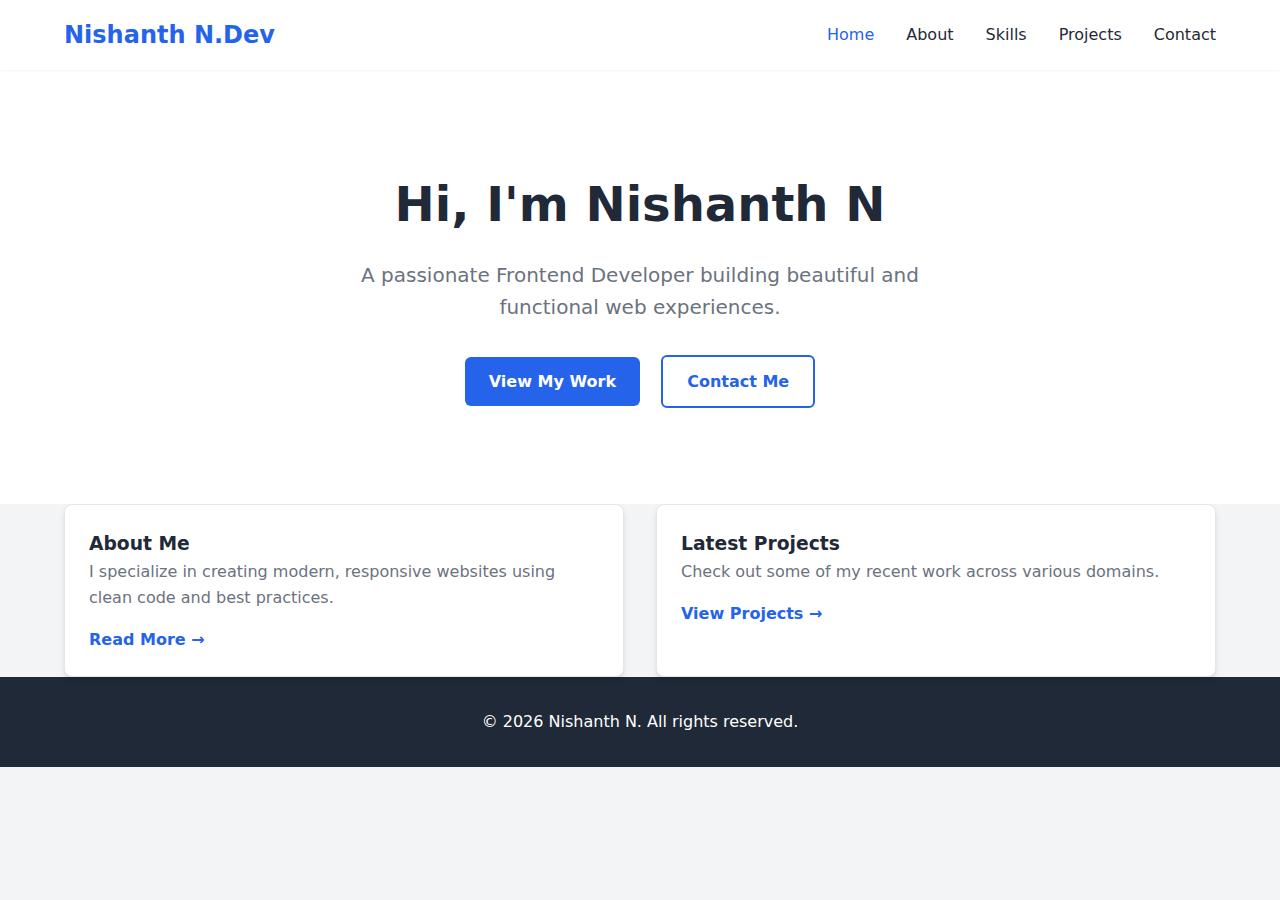
<file: index.html>
<!DOCTYPE html>
<html lang="en">
<head>
    <meta charset="UTF-8">
    <meta name="viewport" content="width=device-width, initial-scale=1.0">
    <title>Nishanth N | Portfolio</title>
    <meta name="description" content="Aspiring software developer with a solid foundation in Java and Python, and hands-on experience with HTML, JavaScript, and React.js.">
    <link rel="stylesheet" href="css/style.css">
    <link rel="manifest" href="manifest.json">
    <meta name="theme-color" content="#2563eb">
</head>
<body>

    <header>
        <div class="container">
            <nav>
                <a href="index.html" class="logo">Nishanth N.Dev</a>
                <ul class="nav-links">
                    <li><a href="index.html" class="active">Home</a></li>
                    <li><a href="about.html">About</a></li>
                    <li><a href="skills.html">Skills</a></li>
                    <li><a href="projects.html">Projects</a></li>
                    <li><a href="contact.html">Contact</a></li>
                </ul>
            </nav>
        </div>
    </header>

        <section class="hero">
            <div class="container">
                <h1>Hi, I'm Nishanth N</h1>
                <p>A passionate Frontend Developer building beautiful and functional web experiences.</p>
                <div class="cta-buttons">
                    <a href="projects.html" class="btn btn-primary">View My Work</a>
                    <a href="contact.html" class="btn btn-secondary">Contact Me</a>
                </div>
            </div>
        </section>

        <!-- Featured Section (Optional Preview) -->
        <section class="container">
             <div class="grid-2">
                 <div class="card">
                     <h3>About Me</h3>
                     <p style="margin-bottom: 1rem; color: var(--text-light);">I specialize in creating modern, responsive websites using clean code and best practices.</p>
                     <a href="about.html" style="color: var(--primary-color); font-weight: 600;">Read More &rarr;</a>
                 </div>
                 <div class="card">
                     <h3>Latest Projects</h3>
                     <p style="margin-bottom: 1rem; color: var(--text-light);">Check out some of my recent work across various domains.</p>
                     <a href="projects.html" style="color: var(--primary-color); font-weight: 600;">View Projects &rarr;</a>
                 </div>
             </div>
        </section>
    </main>

    <footer>
        <div class="container">
            <p>&copy; 2026 Nishanth N. All rights reserved.</p>
        </div>
    </footer>

</body>
</html>
</file>
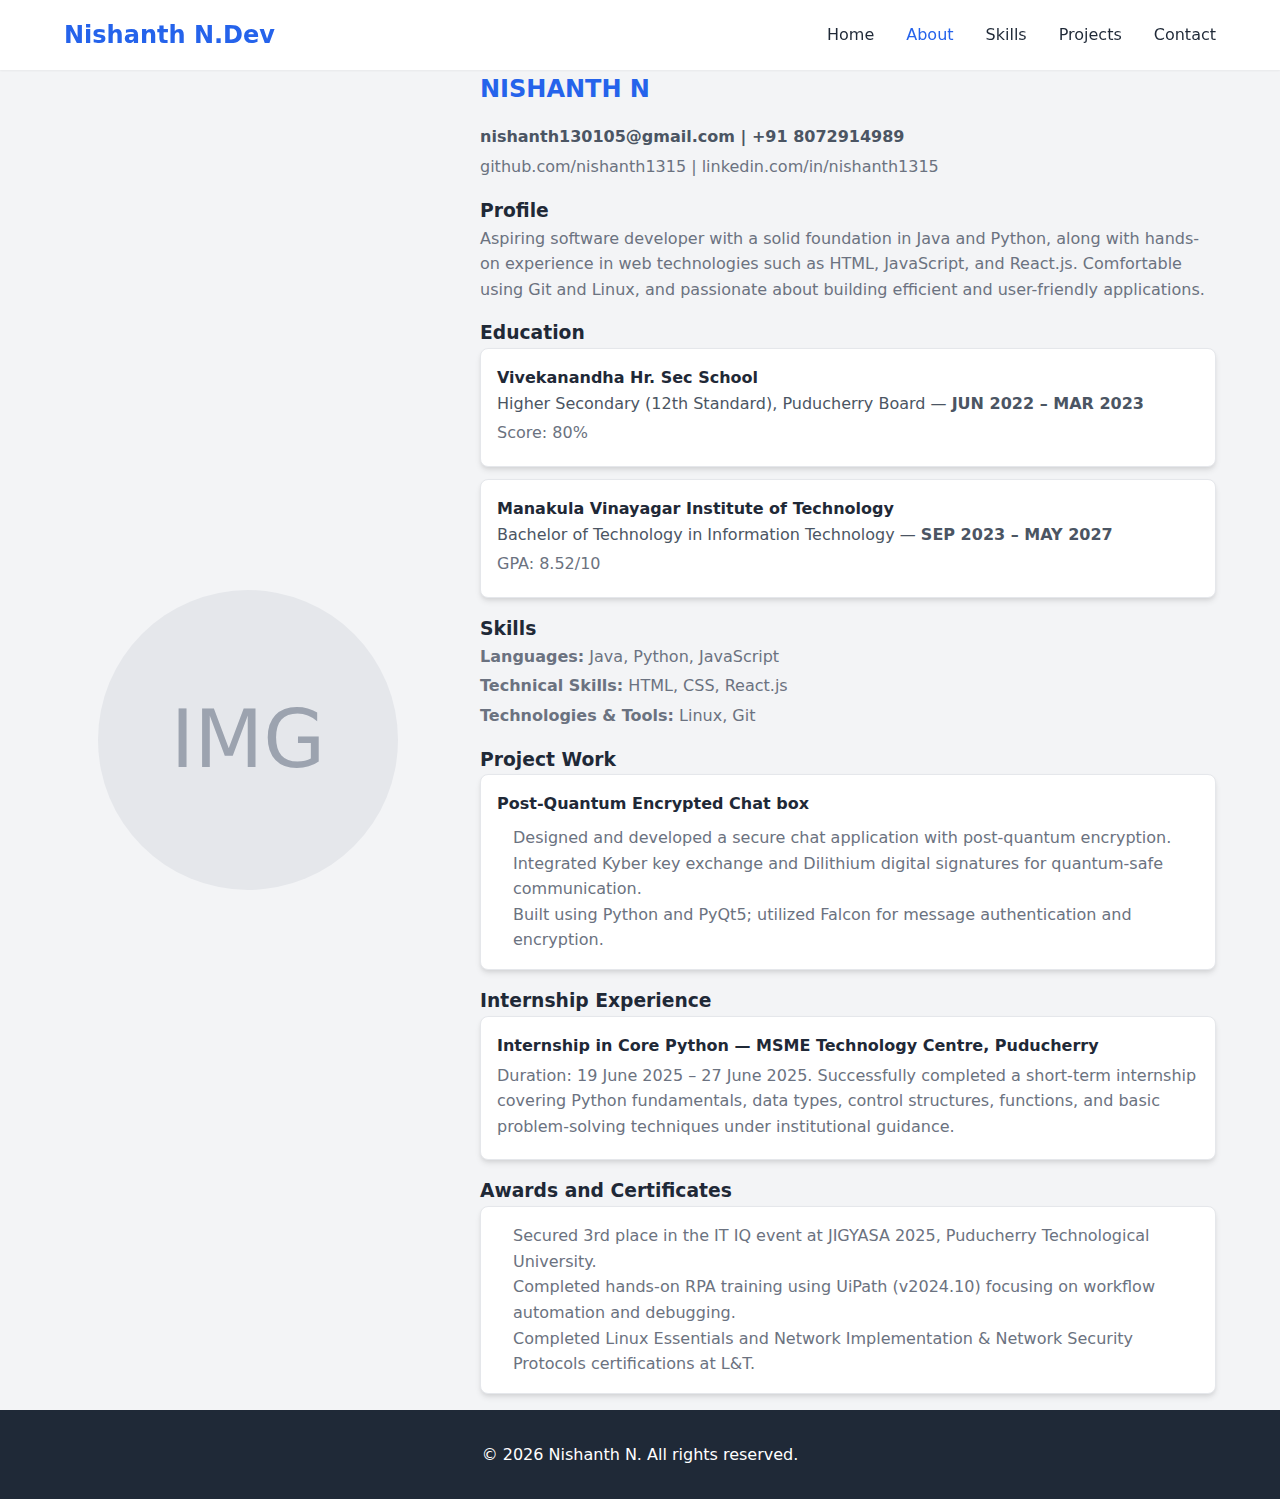
<file: about.html>
<!DOCTYPE html>
<html lang="en">

<head>
    <meta charset="UTF-8">
    <meta name="viewport" content="width=device-width, initial-scale=1.0">
    <title>About Me | Nishanth N</title>
    <link rel="stylesheet" href="css/style.css">
    <link rel="manifest" href="manifest.json">
    <meta name="theme-color" content="#2563eb">
</head>

<body>

    <header>
        <div class="container">
            <nav>
                <a href="index.html" class="logo">Nishanth N.Dev</a>
                <ul class="nav-links">
                    <li><a href="index.html">Home</a></li>
                    <li><a href="about.html" class="active">About</a></li>
                    <li><a href="skills.html">Skills</a></li>
                    <li><a href="projects.html">Projects</a></li>
                    <li><a href="contact.html">Contact</a></li>
                </ul>
            </nav>
        </div>
    </header>

    <main>
        <section class="container about-content">
            <div style="flex: 1; text-align: center;">
                <div
                    style="width: 300px; height: 300px; background-color: #e5e7eb; border-radius: 50%; margin: 0 auto; display: flex; align-items: center; justify-content: center; color: #9ca3af; font-size: 5rem;">
                    <span>IMG</span>
                </div>
            </div>

            <div class="about-text" style="flex: 2;">
                <h2>NISHANTH N</h2>
                <p style="margin: 0.25rem 0; font-weight: 600; color: var(--secondary-color);">nishanth130105@gmail.com | +91 8072914989</p>
                <p style="margin-bottom: 1rem; color: var(--text-light);">github.com/nishanth1315 | linkedin.com/in/nishanth1315</p>

                <h3>Profile</h3>
                <p style="margin-bottom: 1rem; color: var(--text-light);">Aspiring software developer with a solid foundation in Java and Python, along with hands-on experience in web technologies such as HTML, JavaScript, and React.js. Comfortable using Git and Linux, and passionate about building efficient and user-friendly applications.</p>

                <h3>Education</h3>
                <div class="card" style="margin-bottom: 0.75rem; padding: 1rem;">
                    <h4>Vivekanandha Hr. Sec School</h4>
                    <p style="color: var(--secondary-color);">Higher Secondary (12th Standard), Puducherry Board — <strong>JUN 2022 – MAR 2023</strong></p>
                    <p style="color: var(--text-light); margin: 0.25rem 0;">Score: 80%</p>
                </div>
                <div class="card" style="margin-bottom: 1rem; padding: 1rem;">
                    <h4>Manakula Vinayagar Institute of Technology</h4>
                    <p style="color: var(--secondary-color);">Bachelor of Technology in Information Technology — <strong>SEP 2023 – MAY 2027</strong></p>
                    <p style="color: var(--text-light); margin: 0.25rem 0;">GPA: 8.52/10</p>
                </div>

                <h3>Skills</h3>
                <p style="color: var(--text-light); margin-bottom: 0.25rem;"><strong>Languages:</strong> Java, Python, JavaScript</p>
                <p style="color: var(--text-light); margin-bottom: 0.25rem;"><strong>Technical Skills:</strong> HTML, CSS, React.js</p>
                <p style="color: var(--text-light); margin-bottom: 1rem;"><strong>Technologies & Tools:</strong> Linux, Git</p>

                <h3>Project Work</h3>
                <div class="card" style="padding: 1rem; margin-bottom: 1rem;">
                    <h4>Post-Quantum Encrypted Chat box</h4>
                    <ul style="color: var(--text-light); margin: 0.5rem 0 0 1rem;">
                        <li>Designed and developed a secure chat application with post-quantum encryption.</li>
                        <li>Integrated Kyber key exchange and Dilithium digital signatures for quantum-safe communication.</li>
                        <li>Built using Python and PyQt5; utilized Falcon for message authentication and encryption.</li>
                    </ul>
                </div>

                <h3>Internship Experience</h3>
                <div class="card" style="padding: 1rem; margin-bottom: 1rem;">
                    <h4>Internship in Core Python — MSME Technology Centre, Puducherry</h4>
                    <p style="color: var(--text-light); margin: 0.25rem 0;">Duration: 19 June 2025 – 27 June 2025. Successfully completed a short-term internship covering Python fundamentals, data types, control structures, functions, and basic problem-solving techniques under institutional guidance.</p>
                </div>

                <h3>Awards and Certificates</h3>
                <div class="card" style="padding: 1rem; margin-bottom: 1rem;">
                    <ul style="color: var(--text-light); margin: 0; padding-left: 1rem;">
                        <li>Secured 3rd place in the IT IQ event at JIGYASA 2025, Puducherry Technological University.</li>
                        <li>Completed hands-on RPA training using UiPath (v2024.10) focusing on workflow automation and debugging.</li>
                        <li>Completed Linux Essentials and Network Implementation & Network Security Protocols certifications at L&T.</li>
                    </ul>
                </div>
            </div>
        </section>
    </main>

    <footer>
        <div class="container">
            <p>&copy; 2026 Nishanth N. All rights reserved.</p>
        </div>
    </footer>

</body>

</html>
</file>
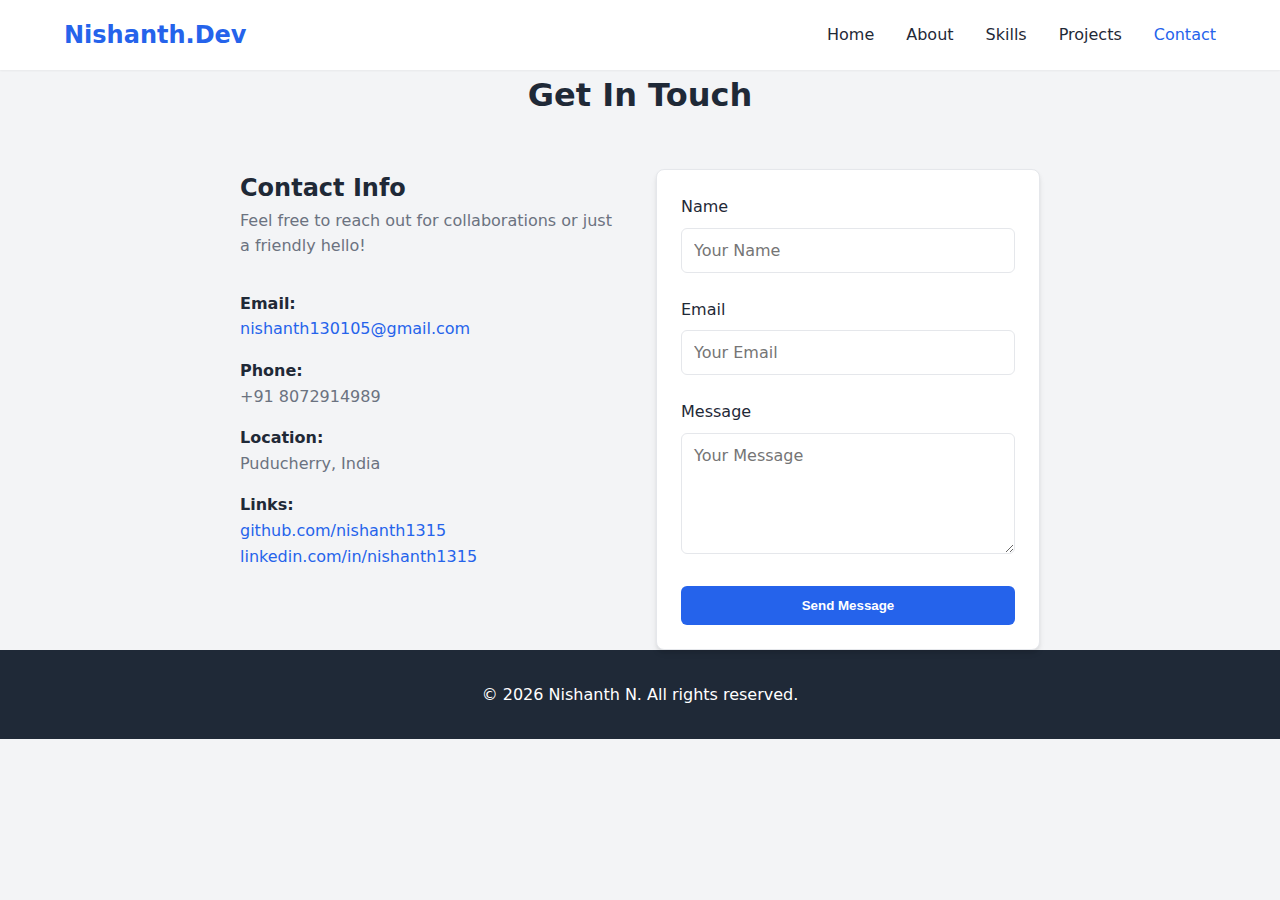
<file: contact.html>
<!DOCTYPE html>
<html lang="en">

<head>
    <meta charset="UTF-8">
    <meta name="viewport" content="width=device-width, initial-scale=1.0">
    <title>Contact | Nishanth N</title>
    <link rel="stylesheet" href="css/style.css">
    <link rel="manifest" href="manifest.json">
    <meta name="theme-color" content="#2563eb">
</head>

<body>

    <header>
        <div class="container">
            <nav>
                <a href="index.html" class="logo">Nishanth.Dev</a>
                <ul class="nav-links">
                    <li><a href="index.html">Home</a></li>
                    <li><a href="about.html">About</a></li>
                    <li><a href="skills.html">Skills</a></li>
                    <li><a href="projects.html">Projects</a></li>
                    <li><a href="contact.html" class="active">Contact</a></li>
                </ul>
            </nav>
        </div>
    </header>

    <main>
        <section class="container">
            <h1 style="text-align: center; margin-bottom: 3rem;">Get In Touch</h1>

            <div class="grid-2 contact-container">
                <div>
                    <h2>Contact Info</h2>
                    <p style="color: var(--text-light); margin-bottom: 2rem;">Feel free to reach out for collaborations
                        or just a friendly hello!</p>

                    <div style="margin-bottom: 1rem;">
                        <strong>Email:</strong><br>
                        <span style="color: var(--primary-color);">nishanth130105@gmail.com</span>
                    </div>

                    <div style="margin-bottom: 1rem;">
                        <strong>Phone:</strong><br>
                        <span style="color: var(--text-light);">+91 8072914989</span>
                    </div>

                    <div style="margin-bottom: 1rem;">
                        <strong>Location:</strong><br>
                        <span style="color: var(--text-light);">Puducherry, India</span>
                    </div>

                    <div style="margin-bottom: 1rem;">
                        <strong>Links:</strong><br>
                        <a href="https://github.com/nishanth1315" style="color: var(--primary-color);">github.com/nishanth1315</a><br>
                        <a href="https://linkedin.com/in/nishanth1315" style="color: var(--primary-color);">linkedin.com/in/nishanth1315</a>
                    </div>
                </div>

                <div class="card">
                    <form action="#" method="POST">
                        <div class="form-group">
                            <label for="name">Name</label>
                            <input type="text" id="name" class="form-control" placeholder="Your Name" required>
                        </div>
                        <div class="form-group">
                            <label for="email">Email</label>
                            <input type="email" id="email" class="form-control" placeholder="Your Email" required>
                        </div>
                        <div class="form-group">
                            <label for="message">Message</label>
                            <textarea id="message" class="form-control" rows="5" placeholder="Your Message" required
                                style="resize: vertical;"></textarea>
                        </div>
                        <button type="submit" class="btn btn-primary" style="width: 100%;">Send Message</button>
                    </form>
                </div>
            </div>
        </section>
    </main>

    <footer>
        <div class="container">
            <p>&copy; 2026 Nishanth N. All rights reserved.</p>
        </div>
    </footer>

</body>

</html>
</file>
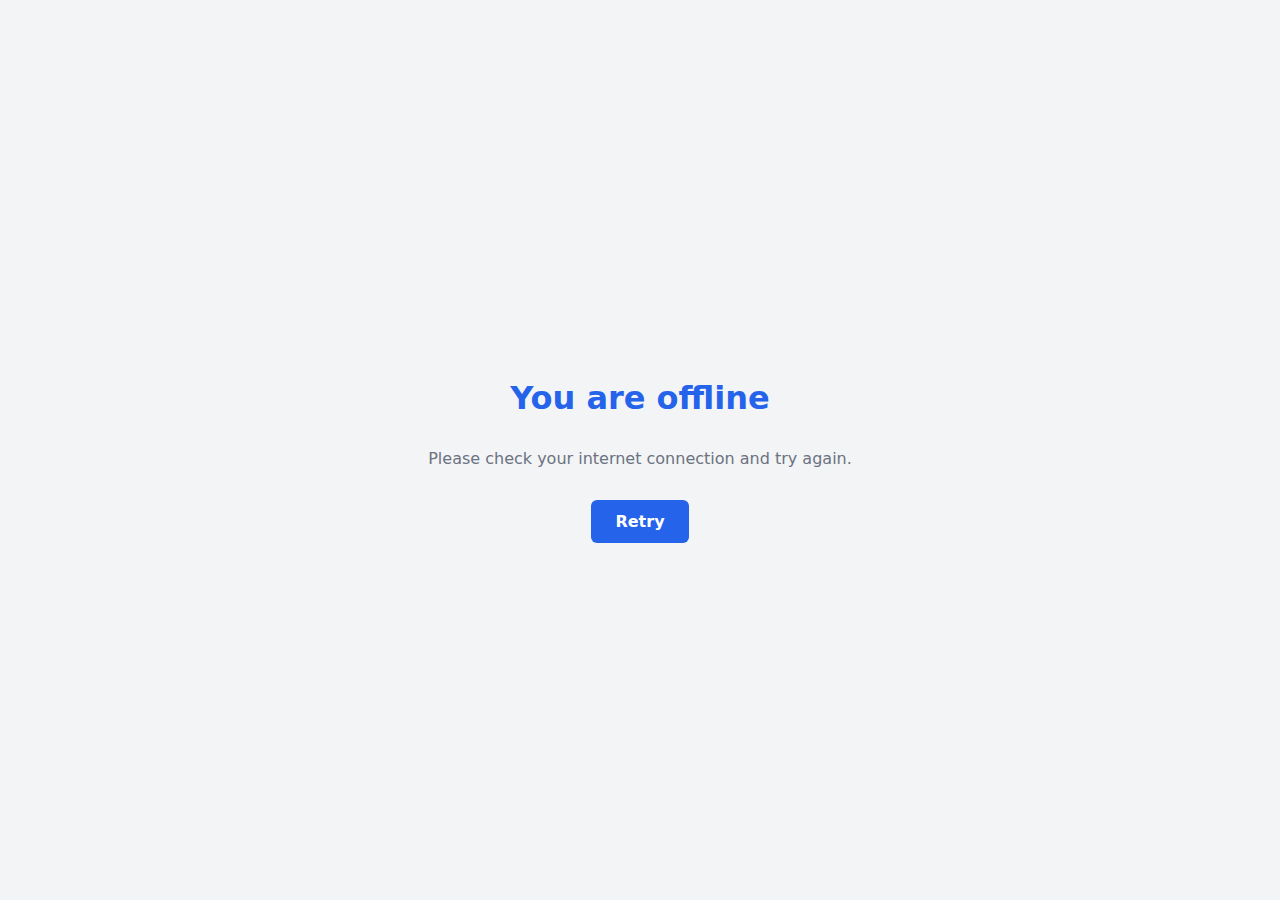
<file: offline.html>
<!DOCTYPE html>
<html lang="en">

<head>
    <meta charset="UTF-8">
    <meta name="viewport" content="width=device-width, initial-scale=1.0">
    <title>Offline | Nishanth N</title>
    <style>
        body {
            font-family: system-ui, sans-serif;
            display: flex;
            flex-direction: column;
            align-items: center;
            justify-content: center;
            height: 100vh;
            margin: 0;
            background-color: #f3f4f6;
            color: #1f2937;
            text-align: center;
        }

        h1 {
            margin-bottom: 1rem;
            color: #2563eb;
        }

        p {
            margin-bottom: 2rem;
            color: #6b7280;
        }

        a {
            background-color: #2563eb;
            color: white;
            padding: 0.75rem 1.5rem;
            text-decoration: none;
            border-radius: 0.375rem;
            font-weight: 600;
        }
    </style>
</head>

<body>
    <h1>You are offline</h1>
    <p>Please check your internet connection and try again.</p>
    <a href="index.html">Retry</a>
</body>

</html>
</file>
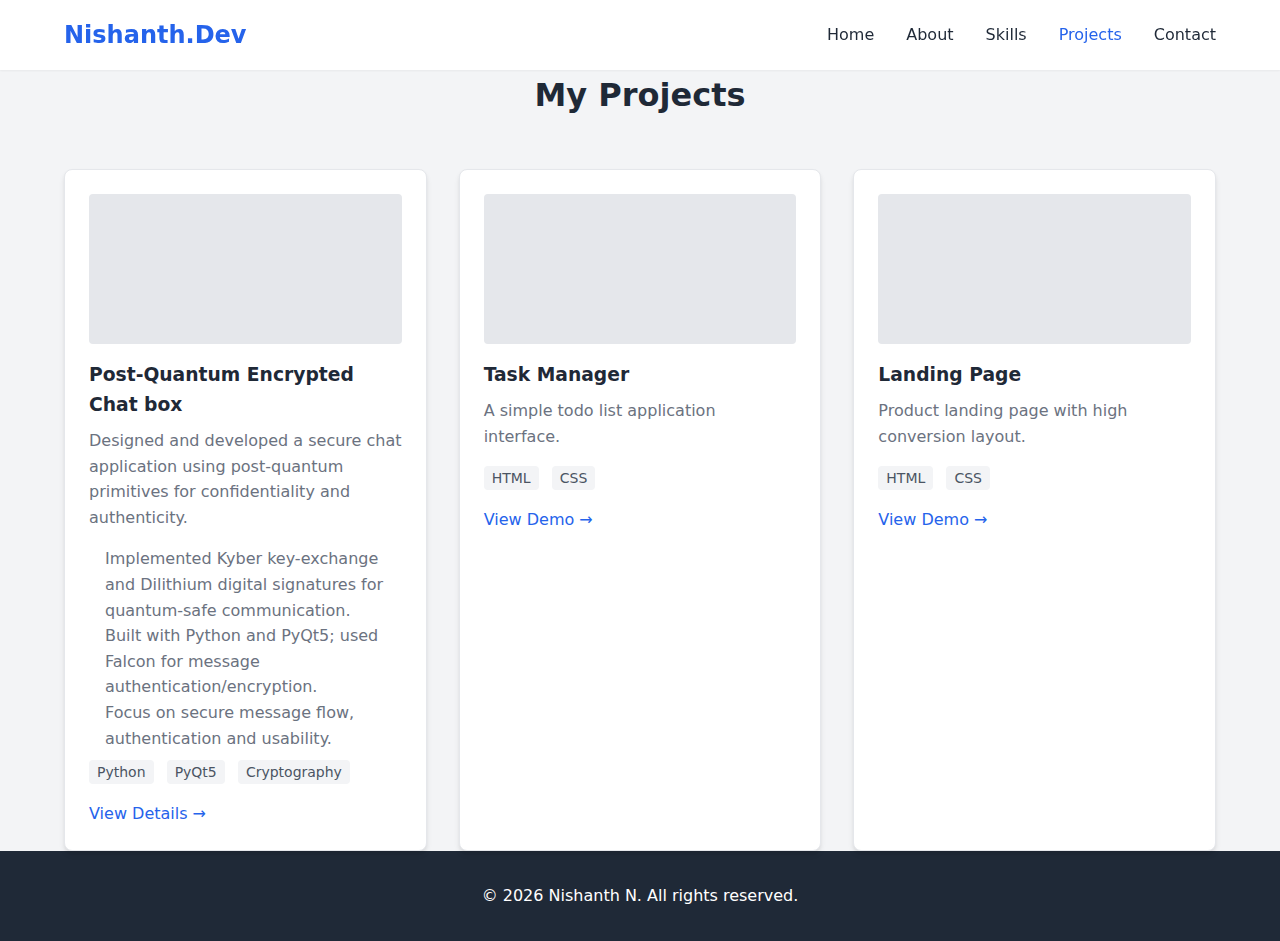
<file: projects.html>
<!DOCTYPE html>
<html lang="en">

<head>
    <meta charset="UTF-8">
    <meta name="viewport" content="width=device-width, initial-scale=1.0">
    <title>Projects | Nishanth N</title>
    <link rel="stylesheet" href="css/style.css">
    <link rel="manifest" href="manifest.json">
    <meta name="theme-color" content="#2563eb">
</head>

<body>

    <header>
        <div class="container">
            <nav>
                <a href="index.html" class="logo">Nishanth.Dev</a>
                <ul class="nav-links">
                    <li><a href="index.html">Home</a></li>
                    <li><a href="about.html">About</a></li>
                    <li><a href="skills.html">Skills</a></li>
                    <li><a href="projects.html" class="active">Projects</a></li>
                    <li><a href="contact.html">Contact</a></li>
                </ul>
            </nav>
        </div>
    </header>

    <main>
        <section class="container">
            <h1 style="text-align: center; margin-bottom: 3rem;">My Projects</h1>

            <div class="grid-3">
                <!-- Project 1: Post-Quantum Chat -->
                <div class="card project-card">
                    <div style="height: 150px; background-color: #e5e7eb; border-radius: 4px; margin-bottom: 1rem;">
                    </div>
                    <h3>Post-Quantum Encrypted Chat box</h3>
                    <p class="project-desc">Designed and developed a secure chat application using post-quantum primitives for confidentiality and authenticity.</p>
                    <ul style="color: var(--text-light); margin: 0.5rem 0; padding-left: 1rem;">
                        <li>Implemented Kyber key-exchange and Dilithium digital signatures for quantum-safe communication.</li>
                        <li>Built with Python and PyQt5; used Falcon for message authentication/encryption.</li>
                        <li>Focus on secure message flow, authentication and usability.</li>
                    </ul>
                    <div class="project-tags">
                        <span>Python</span>
                        <span>PyQt5</span>
                        <span>Cryptography</span>
                    </div>
                    <div style="margin-top: 1rem;">
                        <a href="#" style="color: var(--primary-color); font-weight: 500;">View Details &rarr;</a>
                    </div>
                </div>

                <!-- Project 2 -->
                <div class="card project-card">
                    <div style="height: 150px; background-color: #e5e7eb; border-radius: 4px; margin-bottom: 1rem;">
                    </div>
                    <h3>Task Manager</h3>
                    <p class="project-desc">A simple todo list application interface.</p>
                    <div class="project-tags">
                        <span>HTML</span>
                        <span>CSS</span>
                    </div>
                    <div style="margin-top: 1rem;">
                        <a href="#" style="color: var(--primary-color); font-weight: 500;">View Demo &rarr;</a>
                    </div>
                </div>

                <!-- Project 3 -->
                <div class="card project-card">
                    <div style="height: 150px; background-color: #e5e7eb; border-radius: 4px; margin-bottom: 1rem;">
                    </div>
                    <h3>Landing Page</h3>
                    <p class="project-desc">Product landing page with high conversion layout.</p>
                    <div class="project-tags">
                        <span>HTML</span>
                        <span>CSS</span>
                    </div>
                    <div style="margin-top: 1rem;">
                        <a href="#" style="color: var(--primary-color); font-weight: 500;">View Demo &rarr;</a>
                    </div>
                </div>
            </div>
        </section>
    </main>

    <footer>
        <div class="container">
            <p>&copy; 2026 Nishanth N. All rights reserved.</p>
        </div>
    </footer>

</body>

</html>
</file>
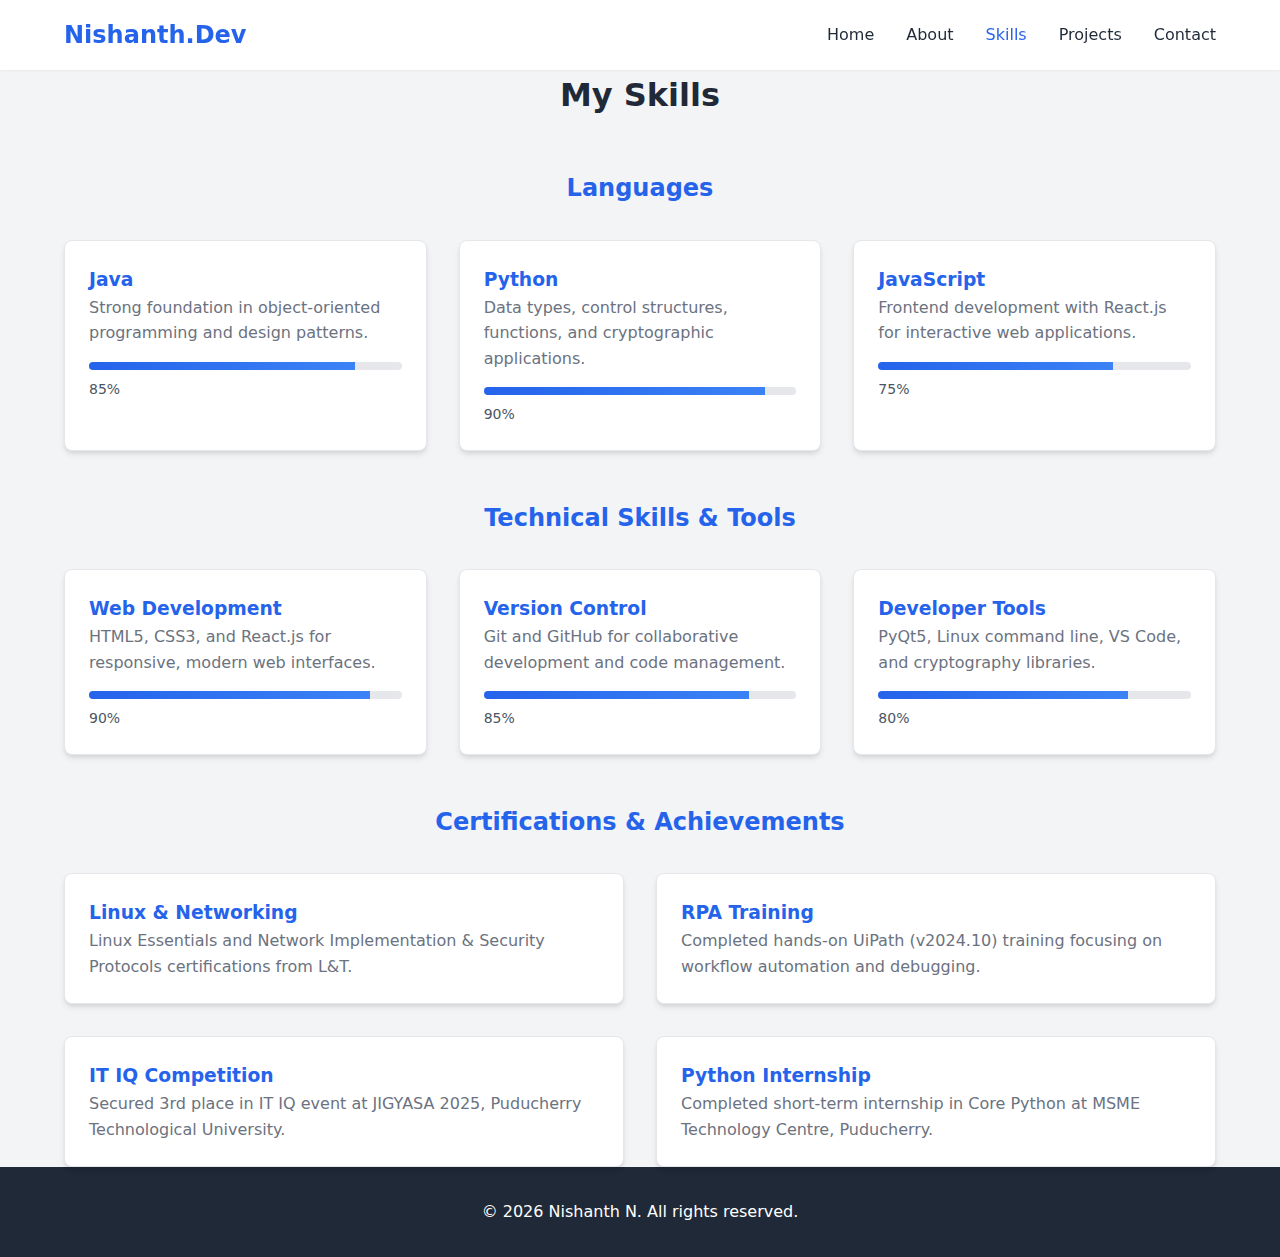
<file: skills.html>
<!DOCTYPE html>
<html lang="en">

<head>
    <meta charset="UTF-8">
    <meta name="viewport" content="width=device-width, initial-scale=1.0">
    <title>Skills | Nishanth N</title>
    <link rel="stylesheet" href="css/style.css">
    <link rel="manifest" href="manifest.json">
    <meta name="theme-color" content="#2563eb">
</head>

<body>

    <header>
        <div class="container">
            <nav>
                <a href="index.html" class="logo">Nishanth.Dev</a>
                <ul class="nav-links">
                    <li><a href="index.html">Home</a></li>
                    <li><a href="about.html">About</a></li>
                    <li><a href="skills.html" class="active">Skills</a></li>
                    <li><a href="projects.html">Projects</a></li>
                    <li><a href="contact.html">Contact</a></li>
                </ul>
            </nav>
        </div>
    </header>

    <main>
        <section class="container">
            <h1 style="text-align: center; margin-bottom: 3rem;">My Skills</h1>

            <!-- Languages Section -->
            <div style="margin-bottom: 3rem;">
                <h2 style="text-align: center; color: var(--primary-color); margin-bottom: 2rem;">Languages</h2>
                <div class="grid-3">
                    <div class="card">
                        <h3 style="color: var(--primary-color);">Java</h3>
                        <p style="color: var(--text-light); margin-bottom: 1rem;">Strong foundation in object-oriented programming and design patterns.</p>
                        <div style="height: 8px; background: #e5e7eb; border-radius: 4px; overflow: hidden;">
                            <div style="height: 100%; width: 85%; background: linear-gradient(90deg, #2563eb, #3b82f6);"></div>
                        </div>
                        <p style="font-size: 0.875rem; color: var(--secondary-color); margin-top: 0.5rem;">85%</p>
                    </div>

                    <div class="card">
                        <h3 style="color: var(--primary-color);">Python</h3>
                        <p style="color: var(--text-light); margin-bottom: 1rem;">Data types, control structures, functions, and cryptographic applications.</p>
                        <div style="height: 8px; background: #e5e7eb; border-radius: 4px; overflow: hidden;">
                            <div style="height: 100%; width: 90%; background: linear-gradient(90deg, #2563eb, #3b82f6);"></div>
                        </div>
                        <p style="font-size: 0.875rem; color: var(--secondary-color); margin-top: 0.5rem;">90%</p>
                    </div>

                    <div class="card">
                        <h3 style="color: var(--primary-color);">JavaScript</h3>
                        <p style="color: var(--text-light); margin-bottom: 1rem;">Frontend development with React.js for interactive web applications.</p>
                        <div style="height: 8px; background: #e5e7eb; border-radius: 4px; overflow: hidden;">
                            <div style="height: 100%; width: 75%; background: linear-gradient(90deg, #2563eb, #3b82f6);"></div>
                        </div>
                        <p style="font-size: 0.875rem; color: var(--secondary-color); margin-top: 0.5rem;">75%</p>
                    </div>
                </div>
            </div>

            <!-- Technical Skills Section -->
            <div style="margin-bottom: 3rem;">
                <h2 style="text-align: center; color: var(--primary-color); margin-bottom: 2rem;">Technical Skills & Tools</h2>
                <div class="grid-3">
                    <div class="card">
                        <h3 style="color: var(--primary-color);">Web Development</h3>
                        <p style="color: var(--text-light); margin-bottom: 1rem;">HTML5, CSS3, and React.js for responsive, modern web interfaces.</p>
                        <div style="height: 8px; background: #e5e7eb; border-radius: 4px; overflow: hidden;">
                            <div style="height: 100%; width: 90%; background: linear-gradient(90deg, #2563eb, #3b82f6);"></div>
                        </div>
                        <p style="font-size: 0.875rem; color: var(--secondary-color); margin-top: 0.5rem;">90%</p>
                    </div>

                    <div class="card">
                        <h3 style="color: var(--primary-color);">Version Control</h3>
                        <p style="color: var(--text-light); margin-bottom: 1rem;">Git and GitHub for collaborative development and code management.</p>
                        <div style="height: 8px; background: #e5e7eb; border-radius: 4px; overflow: hidden;">
                            <div style="height: 100%; width: 85%; background: linear-gradient(90deg, #2563eb, #3b82f6);"></div>
                        </div>
                        <p style="font-size: 0.875rem; color: var(--secondary-color); margin-top: 0.5rem;">85%</p>
                    </div>

                    <div class="card">
                        <h3 style="color: var(--primary-color);">Developer Tools</h3>
                        <p style="color: var(--text-light); margin-bottom: 1rem;">PyQt5, Linux command line, VS Code, and cryptography libraries.</p>
                        <div style="height: 8px; background: #e5e7eb; border-radius: 4px; overflow: hidden;">
                            <div style="height: 100%; width: 80%; background: linear-gradient(90deg, #2563eb, #3b82f6);"></div>
                        </div>
                        <p style="font-size: 0.875rem; color: var(--secondary-color); margin-top: 0.5rem;">80%</p>
                    </div>
                </div>
            </div>

            <!-- Certifications Section -->
            <div>
                <h2 style="text-align: center; color: var(--primary-color); margin-bottom: 2rem;">Certifications & Achievements</h2>
                <div class="grid-2">
                    <div class="card">
                        <h3 style="color: var(--primary-color);">Linux & Networking</h3>
                        <p style="color: var(--text-light);">Linux Essentials and Network Implementation & Security Protocols certifications from L&T.</p>
                    </div>

                    <div class="card">
                        <h3 style="color: var(--primary-color);">RPA Training</h3>
                        <p style="color: var(--text-light);">Completed hands-on UiPath (v2024.10) training focusing on workflow automation and debugging.</p>
                    </div>

                    <div class="card">
                        <h3 style="color: var(--primary-color);">IT IQ Competition</h3>
                        <p style="color: var(--text-light);">Secured 3rd place in IT IQ event at JIGYASA 2025, Puducherry Technological University.</p>
                    </div>

                    <div class="card">
                        <h3 style="color: var(--primary-color);">Python Internship</h3>
                        <p style="color: var(--text-light);">Completed short-term internship in Core Python at MSME Technology Centre, Puducherry.</p>
                    </div>
                </div>
            </div>
        </section>
    </main>

    <footer>
        <div class="container">
            <p>&copy; 2026 Nishanth N. All rights reserved.</p>
        </div>
    </footer>

</body>

</html>
</file>
<file: css/style.css>
:root {
    --primary-color: #2563eb;
    --primary-dark: #1e40af;
    --secondary-color: #4b5563;
    --bg-light: #f3f4f6;
    --bg-white: #ffffff;
    --text-dark: #1f2937;
    --text-light: #6b7280;
    --text-white: #ffffff;
    --border-color: #e5e7eb;
    --shadow-sm: 0 1px 2px 0 rgba(0, 0, 0, 0.05);
    --shadow-md: 0 4px 6px -1px rgba(0, 0, 0, 0.1), 0 2px 4px -1px rgba(0, 0, 0, 0.06);
    --shadow-lg: 0 10px 15px -3px rgba(0, 0, 0, 0.1), 0 4px 6px -2px rgba(0, 0, 0, 0.05);
    --font-sans: system-ui, -apple-system, BlinkMacSystemFont, "Segoe UI", Roboto, "Helvetica Neue", Arial, sans-serif;
    --transition: all 0.3s ease;
}

* {
    margin: 0;
    padding: 0;
    box-sizing: border-box;
}

body {
    font-family: var(--font-sans);
    line-height: 1.6;
    color: var(--text-dark);
    background-color: var(--bg-light);
}

a {
    text-decoration: none;
    color: inherit;
    transition: var(--transition);
}

ul {
    list-style: none;
}

img {
    max-width: 100%;
    height: auto;
    display: block;
}

/* Layout */
.container {
    width: 100%;
    max-width: 1200px;
    margin: 0 auto;
    padding: 0 1.5rem;
}

section {
    padding: 4rem 0;
}

/* Header & Nav */
header {
    background-color: var(--bg-white);
    box-shadow: var(--shadow-sm);
    position: sticky;
    top: 0;
    z-index: 100;
}

nav {
    display: flex;
    justify-content: space-between;
    align-items: center;
    height: 70px;
}

.logo {
    font-size: 1.5rem;
    font-weight: 700;
    color: var(--primary-color);
}

.nav-links {
    display: flex;
    gap: 2rem;
}

.nav-links a {
    color: var(--text-dark);
    font-weight: 500;
}

.nav-links a:hover, .nav-links a.active {
    color: var(--primary-color);
}

/* Hero Section */
.hero {
    background-color: var(--bg-white);
    padding: 6rem 0;
    text-align: center;
}

.hero h1 {
    font-size: 3rem;
    margin-bottom: 1rem;
    color: var(--text-dark);
}

.hero p {
    font-size: 1.25rem;
    color: var(--text-light);
    margin-bottom: 2rem;
    max-width: 600px;
    margin-left: auto;
    margin-right: auto;
}

/* Buttons */
.btn {
    display: inline-block;
    padding: 0.75rem 1.5rem;
    border-radius: 0.375rem;
    font-weight: 600;
    cursor: pointer;
    transition: var(--transition);
    border: none;
}

.btn-primary {
    background-color: var(--primary-color);
    color: var(--text-white);
}

.btn-primary:hover {
    background-color: var(--primary-dark);
    transform: translateY(-2px);
}

.btn-secondary {
    background-color: transparent;
    border: 2px solid var(--primary-color);
    color: var(--primary-color);
    margin-left: 1rem;
}

.btn-secondary:hover {
    background-color: var(--primary-color);
    color: var(--text-white);
}

/* Grid System */
.grid-2 {
    display: grid;
    grid-template-columns: repeat(2, 1fr);
    gap: 2rem;
}

.grid-3 {
    display: grid;
    grid-template-columns: repeat(3, 1fr);
    gap: 2rem;
}

/* Cards */
.card {
    background-color: var(--bg-white);
    border-radius: 0.5rem;
    padding: 1.5rem;
    box-shadow: var(--shadow-md);
    transition: var(--transition);
    border: 1px solid var(--border-color);
}

.card:hover {
    transform: translateY(-5px);
    box-shadow: var(--shadow-lg);
}

/* About Page */
.about-content {
    display: flex;
    gap: 3rem;
    align-items: center;
}

.about-text h2 {
    margin-bottom: 1rem;
    color: var(--primary-color);
}

/* Skills Page */
.skill-category {
    margin-bottom: 2rem;
}

.skill-category h3 {
    margin-bottom: 1rem;
}

.skill-bar {
    background-color: var(--border-color);
    height: 10px;
    border-radius: 5px;
    margin-bottom: 1.5rem;
    position: relative;
    overflow: hidden;
}

.skill-progress {
    background-color: var(--primary-color);
    height: 100%;
    border-radius: 5px;
    width: 0; /* Default */
    transition: width 1s ease-in-out;
}

.skill-info {
    display: flex;
    justify-content: space-between;
    margin-bottom: 0.5rem;
    font-weight: 500;
}

/* Projects Page */
.project-card h3 {
    margin-bottom: 0.5rem;
}

.project-desc {
    color: var(--text-light);
    margin-bottom: 1rem;
}

.project-tags span {
    background-color: var(--bg-light);
    color: var(--secondary-color);
    padding: 0.25rem 0.5rem;
    border-radius: 0.25rem;
    font-size: 0.875rem;
    margin-right: 0.5rem;
}

/* Contact Page */
.contact-container {
    max-width: 800px;
    margin: 0 auto;
}

.form-group {
    margin-bottom: 1.5rem;
}

.form-group label {
    display: block;
    margin-bottom: 0.5rem;
    font-weight: 500;
}

.form-control {
    width: 100%;
    padding: 0.75rem;
    border: 1px solid var(--border-color);
    border-radius: 0.375rem;
    font-family: inherit;
    font-size: 1rem;
}

.form-control:focus {
    outline: none;
    border-color: var(--primary-color);
    box-shadow: 0 0 0 3px rgba(37, 99, 235, 0.1);
}

/* Footer */
footer {
    background-color: var(--text-dark);
    color: var(--text-white);
    padding: 2rem 0;
    text-align: center;
    margin-top: auto;
}

/* Responsive Media Queries */
@media (max-width: 768px) {
    .nav-links {
        display: none; /* Mobile menu implementation would typically need JS or checkbox hack, simplifying for static request to just links stacked or simple layout if requested, but for now just hiding or stacking */
    }
    
    /* Simple mobile nav alternative without JS */
    nav {
        flex-direction: column;
        height: auto;
        padding: 1rem 0;
    }
    
    .nav-links {
        display: flex;
        flex-direction: column;
        gap: 1rem;
        margin-top: 1rem;
        width: 100%;
        text-align: center;
    }

    .hero h1 {
        font-size: 2rem;
    }

    .grid-2, .grid-3 {
        grid-template-columns: 1fr;
    }

    .about-content {
        flex-direction: column;
    }
    
    .btn-secondary {
        margin-left: 0;
        margin-top: 1rem;
        display: block; /* Stack buttons on mobile */
        width: 100%;
    }
    .btn-primary {
      width: 100%;
      display: block;
    }
}
</file>
